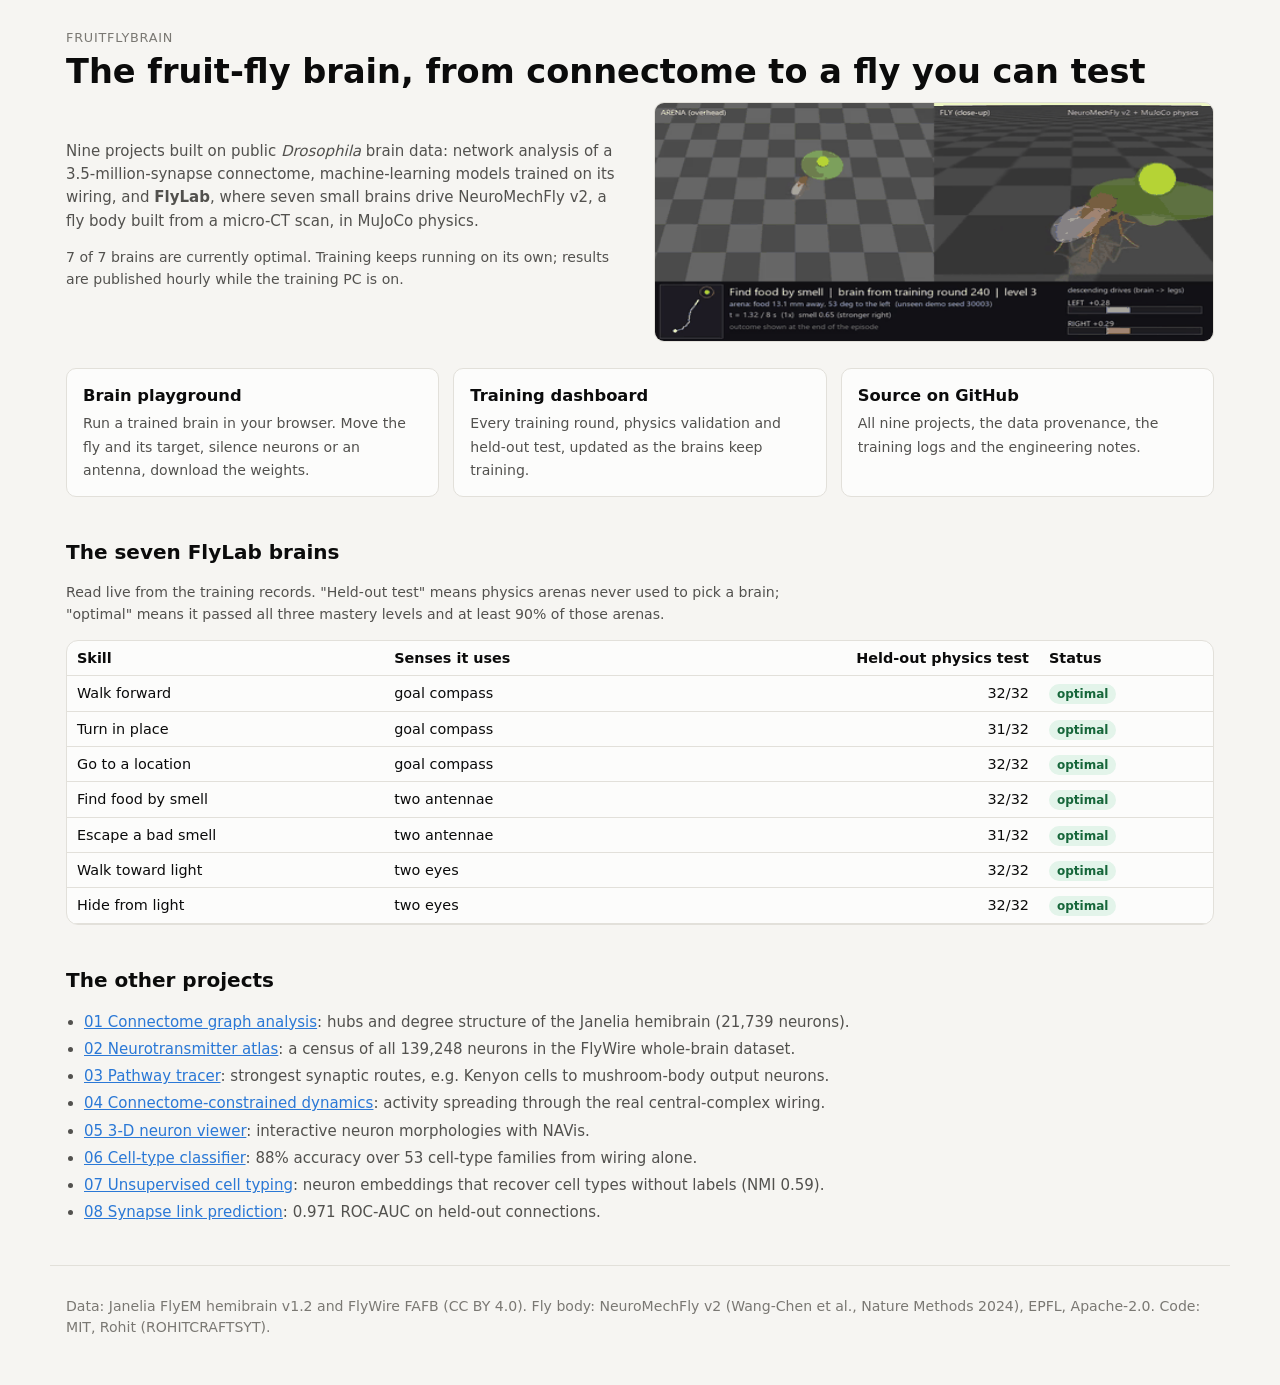
<file: index.html>
<!doctype html>
<html lang="en">
<head>
<meta charset="utf-8">
<meta name="viewport" content="width=device-width, initial-scale=1">
<title>FruitFlyBrain</title>
<meta name="description" content="Fruit-fly connectome analysis, machine learning on its wiring, and FlyLab: seven trained brains driving a physics-simulated fly.">
<meta name="color-scheme" content="light dark">
<link rel="icon" href="data:image/svg+xml,%3Csvg xmlns='http://www.w3.org/2000/svg' viewBox='0 0 32 32'%3E%3Cellipse cx='16' cy='18' rx='6' ry='9' fill='%23a0662a'/%3E%3Cellipse cx='9' cy='12' rx='6' ry='3' fill='%2399c2ee' opacity='.8'/%3E%3Cellipse cx='23' cy='12' rx='6' ry='3' fill='%2399c2ee' opacity='.8'/%3E%3Ccircle cx='16' cy='8' r='3.5' fill='%23c0392b'/%3E%3C/svg%3E">
<link rel="stylesheet" href="projects/09_flylab/dashboard/style.css">
<style>
  .hero { display: grid; grid-template-columns: minmax(0, 1fr) minmax(0, 1fr); gap: 28px; align-items: center; margin-top: 8px; }
  @media (max-width: 820px) { .hero { grid-template-columns: minmax(0, 1fr); } }
  .hero img { width: 100%; border-radius: 10px; border: 1px solid var(--border); display: block; }
  .go { display: grid; grid-template-columns: repeat(auto-fit, minmax(240px, 1fr)); gap: 14px; margin: 26px 0 8px; }
  .go a { display: block; text-decoration: none; color: var(--text); background: var(--surface); border: 1px solid var(--border); border-radius: 10px; padding: 14px 16px; }
  .go a:hover { border-color: var(--muted); }
  .go strong { display: block; font-size: 1.02rem; margin-bottom: 4px; }
  .go span { color: var(--text-2); font-size: .88rem; }
  table.status { border-collapse: collapse; width: 100%; font-size: .9rem; }
  table.status th, table.status td { text-align: left; padding: 6px 10px; border-bottom: 1px solid var(--border); }
  table.status .num { text-align: right; font-variant-numeric: tabular-nums; }
  ul.projects { padding-left: 18px; color: var(--text-2); }
  ul.projects li { margin: 4px 0; }
  footer.wrap { margin-top: 40px; padding-bottom: 32px; }
</style>
</head>
<body>
<header class="wrap">
  <p class="eyebrow">FruitFlyBrain</p>
  <h1>The fruit-fly brain, from connectome to a fly you can test</h1>
  <div class="hero">
    <div>
      <p class="lede">
        Nine projects built on public <em>Drosophila</em> brain data: network analysis of a 3.5-million-synapse
        connectome, machine-learning models trained on its wiring, and <strong>FlyLab</strong>, where seven small
        brains drive NeuroMechFly v2, a fly body built from a micro-CT scan, in MuJoCo physics.
      </p>
      <p class="note" id="summary">Loading the current state of the brains…</p>
    </div>
    <img src="docs/gifs/flylab_odor_seek.gif" alt="The physics fly finding food using only its two antennae" width="480" height="240">
  </div>
</header>

<main class="wrap">
  <nav class="go">
    <a href="projects/09_flylab/playground/"><strong>Brain playground</strong>
      <span>Run a trained brain in your browser. Move the fly and its target, silence neurons or an antenna, download the weights.</span></a>
    <a href="projects/09_flylab/dashboard/"><strong>Training dashboard</strong>
      <span>Every training round, physics validation and held-out test, updated as the brains keep training.</span></a>
    <a href="https://github.com/ROHITCRAFTSYT/FruitFlyBrain"><strong>Source on GitHub</strong>
      <span>All nine projects, the data provenance, the training logs and the engineering notes.</span></a>
  </nav>

  <h2>The seven FlyLab brains</h2>
  <p class="note">Read live from the training records. "Held-out test" means physics arenas never used to pick a
    brain; "optimal" means it passed all three mastery levels and at least 90% of those arenas.</p>
  <div class="table-scroll">
    <table class="status">
      <thead><tr><th scope="col">Skill</th><th scope="col">Senses it uses</th><th scope="col" class="num">Held-out physics test</th><th scope="col">Status</th></tr></thead>
      <tbody id="brains"><tr><td colspan="4" class="dim">loading…</td></tr></tbody>
    </table>
  </div>

  <h2>The other projects</h2>
  <ul class="projects">
    <li><a href="https://github.com/ROHITCRAFTSYT/FruitFlyBrain/tree/main/projects/01_connectome_graph_analysis">01 Connectome graph analysis</a>: hubs and degree structure of the Janelia hemibrain (21,739 neurons).</li>
    <li><a href="https://github.com/ROHITCRAFTSYT/FruitFlyBrain/tree/main/projects/02_neurotransmitter_atlas">02 Neurotransmitter atlas</a>: a census of all 139,248 neurons in the FlyWire whole-brain dataset.</li>
    <li><a href="https://github.com/ROHITCRAFTSYT/FruitFlyBrain/tree/main/projects/03_shortest_path_circuits">03 Pathway tracer</a>: strongest synaptic routes, e.g. Kenyon cells to mushroom-body output neurons.</li>
    <li><a href="https://github.com/ROHITCRAFTSYT/FruitFlyBrain/tree/main/projects/04_connectome_neural_network">04 Connectome-constrained dynamics</a>: activity spreading through the real central-complex wiring.</li>
    <li><a href="https://github.com/ROHITCRAFTSYT/FruitFlyBrain/tree/main/projects/05_navis_3d_viewer">05 3-D neuron viewer</a>: interactive neuron morphologies with NAVis.</li>
    <li><a href="https://github.com/ROHITCRAFTSYT/FruitFlyBrain/tree/main/projects/06_celltype_classifier">06 Cell-type classifier</a>: 88% accuracy over 53 cell-type families from wiring alone.</li>
    <li><a href="https://github.com/ROHITCRAFTSYT/FruitFlyBrain/tree/main/projects/07_neuron_embeddings">07 Unsupervised cell typing</a>: neuron embeddings that recover cell types without labels (NMI 0.59).</li>
    <li><a href="https://github.com/ROHITCRAFTSYT/FruitFlyBrain/tree/main/projects/08_synapse_link_prediction">08 Synapse link prediction</a>: 0.971 ROC-AUC on held-out connections.</li>
  </ul>
</main>

<footer class="wrap">
  <p class="dim">Data: Janelia FlyEM hemibrain v1.2 and FlyWire FAFB (CC BY 4.0). Fly body: NeuroMechFly v2
    (Wang-Chen et al., Nature Methods 2024), EPFL, Apache-2.0. Code: MIT, Rohit (ROHITCRAFTSYT).</p>
</footer>

<script>
  // Same rules as the training code and the dashboard (train_brains.py LEVELS / TEST_OPTIMAL).
  var SKILLS = [
    ["walk_forward", "Walk forward", "goal compass"], ["turn", "Turn in place", "goal compass"],
    ["goto", "Go to a location", "goal compass"], ["odor_seek", "Find food by smell", "two antennae"],
    ["odor_avoid", "Escape a bad smell", "two antennae"], ["light_seek", "Walk toward light", "two eyes"],
    ["light_avoid", "Hide from light", "two eyes"]
  ];
  var LEVELS = [{ val: 6, thr: 1 }, { val: 12, thr: 1 }, { val: 24, thr: 0.95 }];
  function judge(st) {
    var level = typeof st.level === "number" ? st.level : 0, L = LEVELS[Math.min(level, 2)];
    var b = st.best || {}, t = st.test || {}, n = b.n || (b.physics_errors || []).length;
    var passed = b.physics_val >= L.thr - 1e-9 && b.surrogate >= 0.95 && n >= L.val;
    if (level >= 2 && passed && t.physics_test >= 0.9 - 1e-9) return ["optimal", "optimal"];
    return [passed ? "passed" : "training", "level " + (level + 1) + " of 3"];
  }
  Promise.all(SKILLS.map(function (s) {
    return fetch("projects/09_flylab/training/" + s[0] + "/status.json", { cache: "no-cache" })
      .then(function (r) { return r.ok ? r.json() : null; }).catch(function () { return null; });
  })).then(function (all) {
    var rows = "", optimal = 0, shown = 0;
    all.forEach(function (st, i) {
      var s = SKILLS[i];
      if (!st) { rows += "<tr><td>" + s[1] + "</td><td>" + s[2] + '</td><td class="num dim">–</td><td class="dim">no record</td></tr>'; return; }
      shown++;
      var t = st.test || {}, n = t.n || (t.physics_errors || []).length, k = Math.round((t.physics_test || 0) * n);
      var j = judge(st); if (j[0] === "optimal") optimal++;
      rows += "<tr><td>" + s[1] + "</td><td>" + s[2] + '</td><td class="num">' + k + "/" + n + "</td>" +
        '<td><span class="badge ' + j[0] + '">' + j[1] + "</span></td></tr>";
    });
    document.getElementById("brains").innerHTML = rows;
    document.getElementById("summary").textContent = shown
      ? optimal + " of " + SKILLS.length + " brains are currently optimal. Training keeps running on its own; results are published hourly while the training PC is on."
      : "Could not load the training records.";
  });
</script>
</body>
</html>
</file>
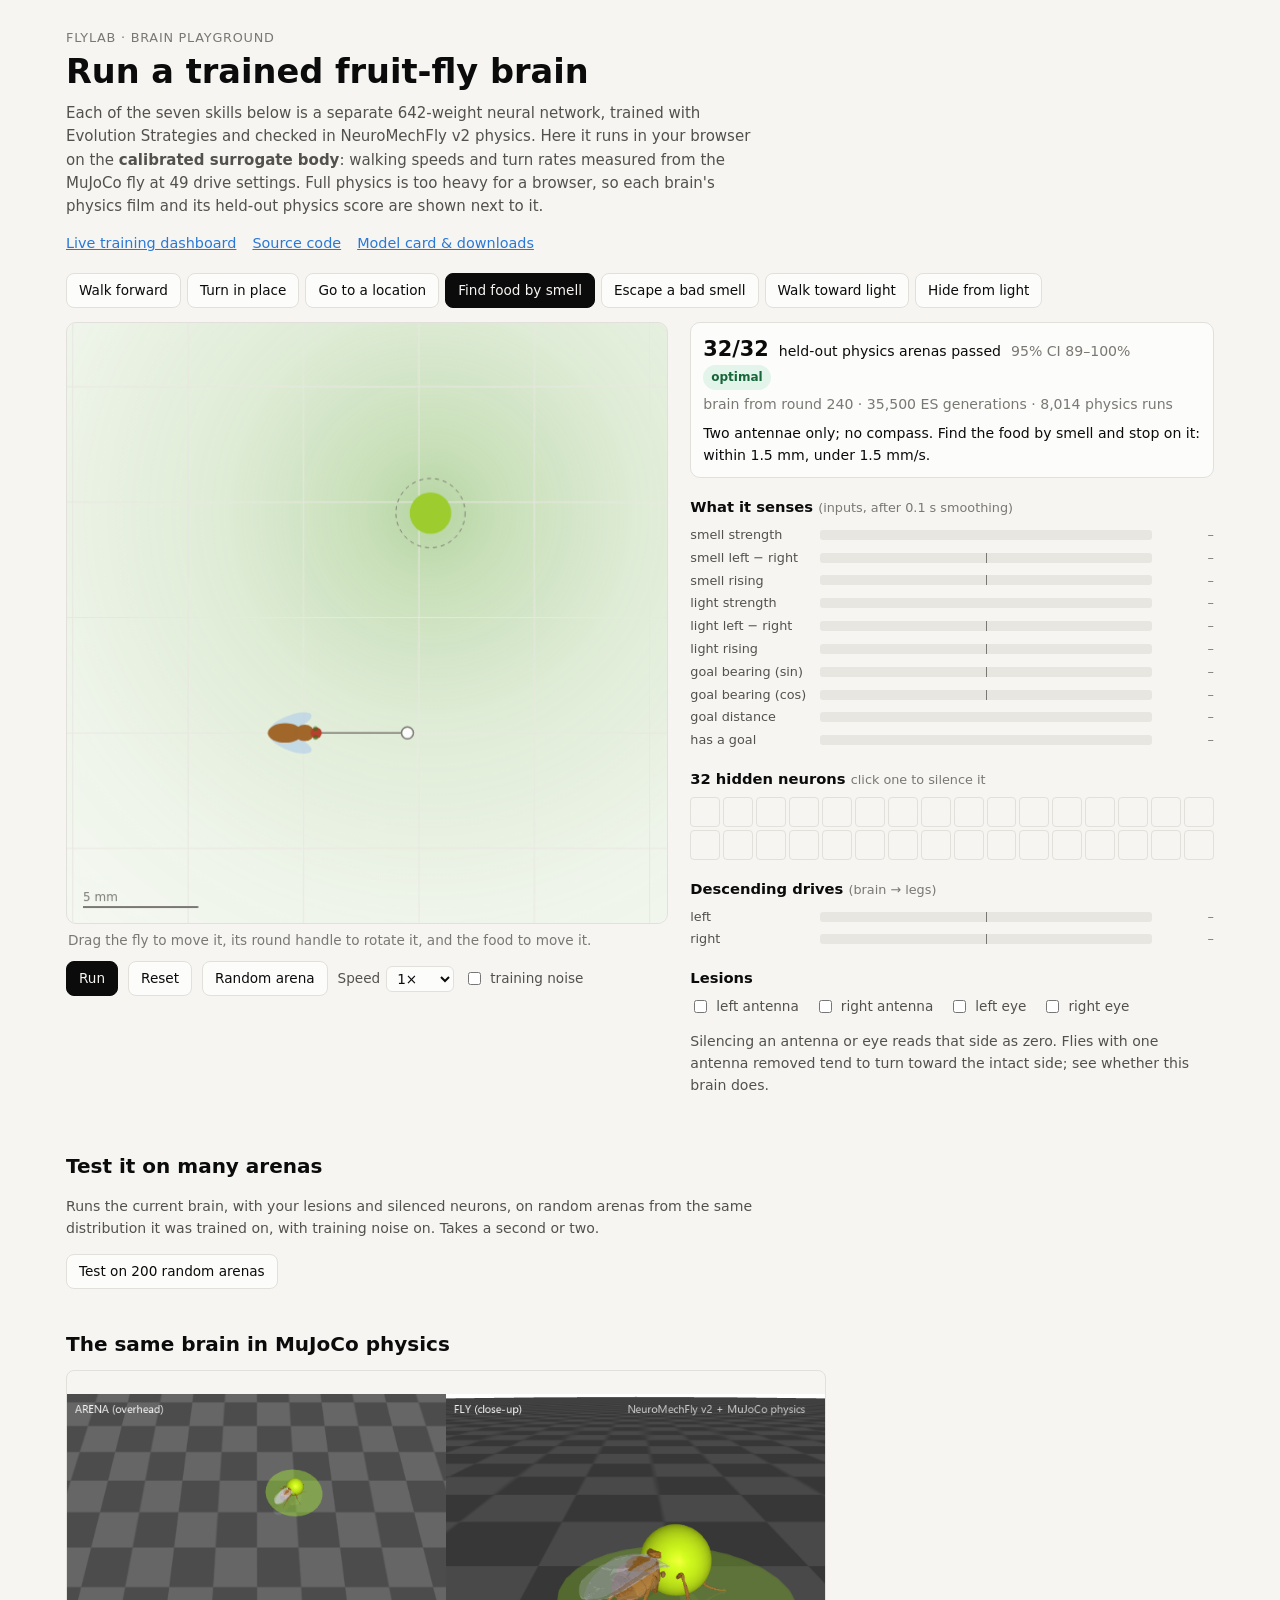
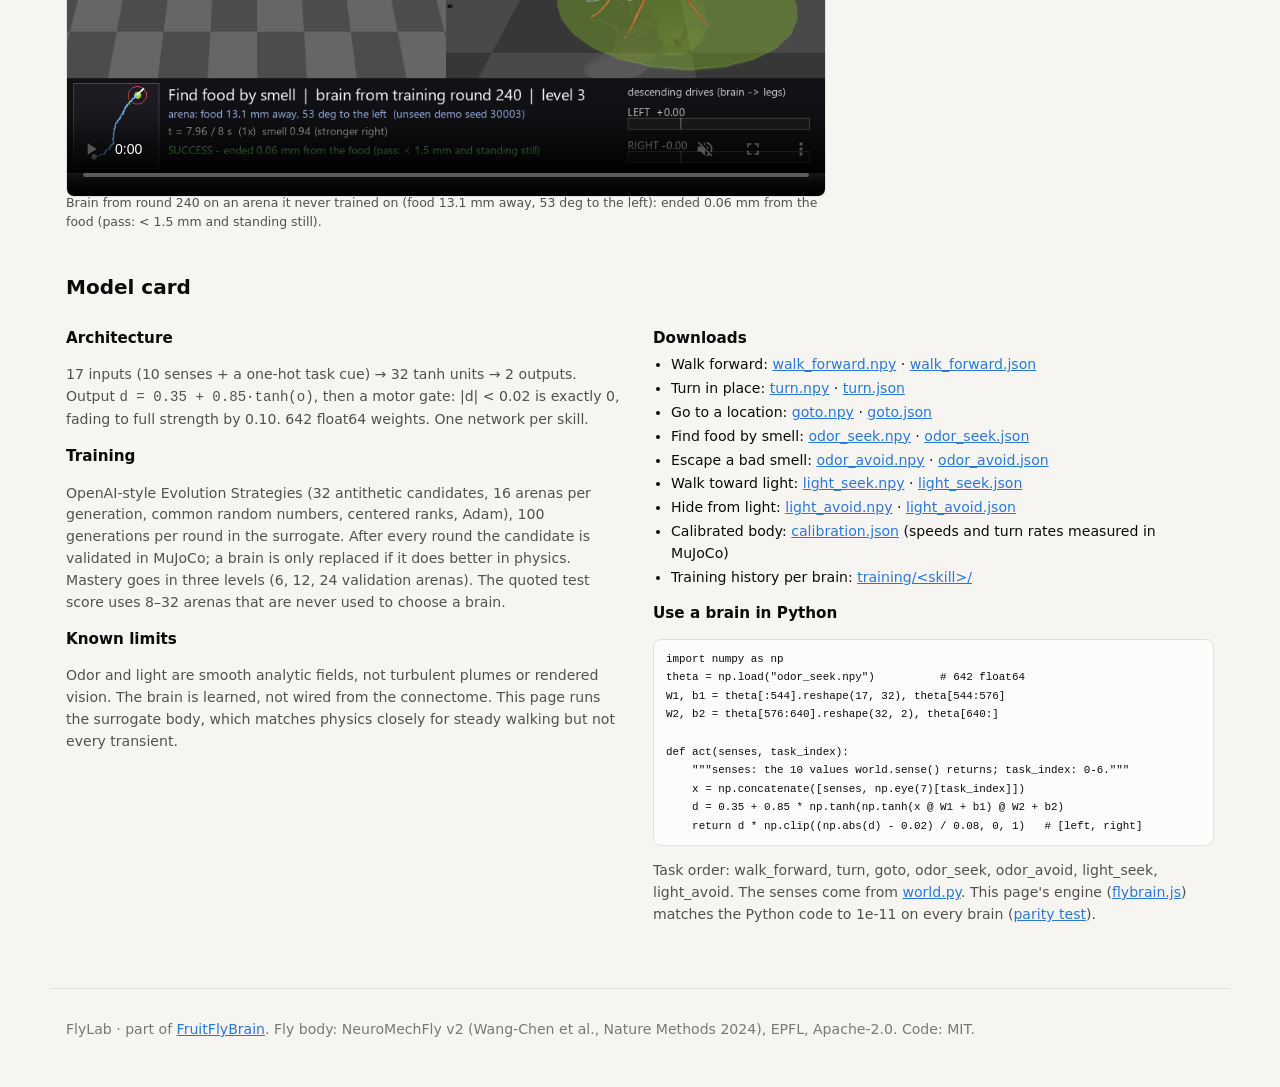
<file: projects/09_flylab/playground/index.html>
<!doctype html>
<html lang="en">
<head>
<meta charset="utf-8">
<meta name="viewport" content="width=device-width, initial-scale=1">
<title>FlyLab Brain Playground</title>
<meta name="description" content="Run the trained FlyLab fruit-fly brains in your browser: move the fly and its target, silence neurons or an antenna, and download the weights.">
<meta name="color-scheme" content="light dark">
<link rel="icon" href="data:image/svg+xml,%3Csvg xmlns='http://www.w3.org/2000/svg' viewBox='0 0 32 32'%3E%3Cellipse cx='16' cy='18' rx='6' ry='9' fill='%23a0662a'/%3E%3Cellipse cx='9' cy='12' rx='6' ry='3' fill='%2399c2ee' opacity='.8'/%3E%3Cellipse cx='23' cy='12' rx='6' ry='3' fill='%2399c2ee' opacity='.8'/%3E%3Ccircle cx='16' cy='8' r='3.5' fill='%23c0392b'/%3E%3C/svg%3E">
<link rel="stylesheet" href="../dashboard/style.css">
<link rel="stylesheet" href="playground.css">
</head>
<body>
<header class="wrap">
  <p class="eyebrow">FlyLab · brain playground</p>
  <h1>Run a trained fruit-fly brain</h1>
  <p class="lede">
    Each of the seven skills below is a separate 642-weight neural network, trained with Evolution Strategies and
    checked in NeuroMechFly v2 physics. Here it runs in your browser on the <strong>calibrated surrogate body</strong>:
    walking speeds and turn rates measured from the MuJoCo fly at 49 drive settings. Full physics is too heavy for a
    browser, so each brain's physics film and its held-out physics score are shown next to it.
  </p>
  <nav class="meta">
    <a href="../dashboard/">Live training dashboard</a>
    <a href="https://github.com/ROHITCRAFTSYT/FruitFlyBrain/tree/main/projects/09_flylab">Source code</a>
    <a href="#model-card">Model card &amp; downloads</a>
  </nav>
  <div id="error" class="error" hidden></div>
</header>

<main class="wrap">
  <div class="tabs" id="skills" role="tablist" aria-label="Choose a brain"></div>

  <section class="play">
    <div class="arena-col">
      <canvas id="arena" width="640" height="640" aria-label="Arena. Drag the fly, its heading handle, or the target."></canvas>
      <p class="hint" id="hint"></p>
      <div class="controls">
        <button id="run" class="on" type="button">Run</button>
        <button id="reset" type="button">Reset</button>
        <button id="random" type="button">Random arena</button>
        <label class="speed">Speed
          <select id="speed"><option value="0.5">0.5×</option><option value="1" selected>1×</option><option value="2">2×</option><option value="4">4×</option></select>
        </label>
        <label class="check"><input type="checkbox" id="noise"> training noise</label>
      </div>
      <div id="result" class="result" hidden></div>
    </div>

    <div class="brain-col">
      <div class="record" id="record"></div>

      <h3>What it senses <span class="dim">(inputs, after 0.1 s smoothing)</span></h3>
      <div id="senses" class="bars"></div>

      <h3>32 hidden neurons <span class="dim">click one to silence it</span></h3>
      <div id="hidden" class="neurons" role="group" aria-label="Hidden neurons"></div>

      <h3>Descending drives <span class="dim">(brain → legs)</span></h3>
      <div id="drives" class="bars"></div>

      <h3>Lesions</h3>
      <div class="lesions">
        <label class="check"><input type="checkbox" data-lesion="leftAntenna"> left antenna</label>
        <label class="check"><input type="checkbox" data-lesion="rightAntenna"> right antenna</label>
        <label class="check"><input type="checkbox" data-lesion="leftEye"> left eye</label>
        <label class="check"><input type="checkbox" data-lesion="rightEye"> right eye</label>
      </div>
      <p class="note">Silencing an antenna or eye reads that side as zero. Flies with one antenna removed tend to
        turn toward the intact side; see whether this brain does.</p>
    </div>
  </section>

  <section>
    <h2>Test it on many arenas</h2>
    <p class="note">Runs the current brain, with your lesions and silenced neurons, on random arenas from the same
      distribution it was trained on, with training noise on. Takes a second or two.</p>
    <div class="controls">
      <button id="batch" type="button">Test on 200 random arenas</button>
      <span id="batch-out" class="batch-out"></span>
    </div>
  </section>

  <section>
    <h2>The same brain in MuJoCo physics</h2>
    <div class="film">
      <video id="film" class="video" controls muted loop playsinline preload="metadata"></video>
      <p class="video-cap" id="film-cap"></p>
    </div>
  </section>

  <section id="model-card">
    <h2>Model card</h2>
    <div class="card-grid">
      <div>
        <h3>Architecture</h3>
        <p class="note">17 inputs (10 senses + a one-hot task cue) → 32 tanh units → 2 outputs.
          Output <code>d = 0.35 + 0.85·tanh(o)</code>, then a motor gate: |d| &lt; 0.02 is exactly 0, fading to full
          strength by 0.10. 642 float64 weights. One network per skill.</p>
        <h3>Training</h3>
        <p class="note">OpenAI-style Evolution Strategies (32 antithetic candidates, 16 arenas per generation, common
          random numbers, centered ranks, Adam), 100 generations per round in the surrogate. After every round the
          candidate is validated in MuJoCo; a brain is only replaced if it does better in physics. Mastery goes in
          three levels (6, 12, 24 validation arenas). The quoted test score uses 8–32 arenas that are never used
          to choose a brain.</p>
        <h3>Known limits</h3>
        <p class="note">Odor and light are smooth analytic fields, not turbulent plumes or rendered vision. The
          brain is learned, not wired from the connectome. This page runs the surrogate body, which matches
          physics closely for steady walking but not every transient.</p>
      </div>
      <div>
        <h3>Downloads</h3>
        <ul class="downloads" id="downloads"></ul>
        <h3>Use a brain in Python</h3>
<pre><code>import numpy as np
theta = np.load("odor_seek.npy")          # 642 float64
W1, b1 = theta[:544].reshape(17, 32), theta[544:576]
W2, b2 = theta[576:640].reshape(32, 2), theta[640:]

def act(senses, task_index):
    """senses: the 10 values world.sense() returns; task_index: 0-6."""
    x = np.concatenate([senses, np.eye(7)[task_index]])
    d = 0.35 + 0.85 * np.tanh(np.tanh(x @ W1 + b1) @ W2 + b2)
    return d * np.clip((np.abs(d) - 0.02) / 0.08, 0, 1)   # [left, right]</code></pre>
        <p class="note">Task order: walk_forward, turn, goto, odor_seek, odor_avoid, light_seek, light_avoid.
          The senses come from <a href="https://github.com/ROHITCRAFTSYT/FruitFlyBrain/blob/main/projects/09_flylab/world.py">world.py</a>.
          This page's engine (<a href="flybrain.js">flybrain.js</a>) matches the Python code to 1e-11 on every brain
          (<a href="https://github.com/ROHITCRAFTSYT/FruitFlyBrain/tree/main/projects/09_flylab/playground/tools">parity test</a>).</p>
      </div>
    </div>
  </section>
</main>

<footer class="wrap">
  <p class="dim">FlyLab · part of <a href="https://github.com/ROHITCRAFTSYT/FruitFlyBrain">FruitFlyBrain</a>.
    Fly body: NeuroMechFly v2 (Wang-Chen et al., Nature Methods 2024), EPFL, Apache-2.0. Code: MIT.</p>
</footer>
<script type="module" src="app.js"></script>
</body>
</html>
</file>
<file: projects/09_flylab/dashboard/style.css>
:root {
  color-scheme: light;
  --bg: #f6f5f2;
  --surface: #fcfcfb;
  --border: #e2e0da;
  --text: #0b0b0b;
  --text-2: #52514e;
  --muted: #7a7873;
  --accent: #2a78d6;
  --grid: #e8e6e0;
  --s1: #2a78d6; /* surrogate */
  --s2: #eb6834; /* physics val */
  --s3: #1baf7a; /* held-out test */
  --good-bg: #e3f4ea; --good-fg: #16663a;
  --warn-bg: #fdf1d8; --warn-fg: #7a5200;
  --info-bg: #e6eefb; --info-fg: #1f4f8f;
  --err-bg: #fde8e8; --err-fg: #8f1f1f;
}
@media (prefers-color-scheme: dark) {
  :root:not([data-theme="light"]) {
    color-scheme: dark;
    --bg: #121211;
    --surface: #1a1a19;
    --border: #2e2d2a;
    --text: #ffffff;
    --text-2: #c3c2b7;
    --muted: #8e8d86;
    --accent: #6aa6ef;
    --grid: #2a2926;
    --s1: #3987e5;
    --s2: #d95926;
    --s3: #199e70;
    --good-bg: #133222; --good-fg: #8fdcae;
    --warn-bg: #3a2c0c; --warn-fg: #f0c768;
    --info-bg: #15263f; --info-fg: #9cc2f3;
    --err-bg: #3d1717; --err-fg: #f3a3a3;
  }
}
:root[data-theme="dark"] {
  color-scheme: dark;
  --bg: #121211; --surface: #1a1a19; --border: #2e2d2a; --text: #ffffff; --text-2: #c3c2b7;
  --muted: #8e8d86; --accent: #6aa6ef; --grid: #2a2926; --s1: #3987e5; --s2: #d95926; --s3: #199e70;
  --good-bg: #133222; --good-fg: #8fdcae; --warn-bg: #3a2c0c; --warn-fg: #f0c768;
  --info-bg: #15263f; --info-fg: #9cc2f3; --err-bg: #3d1717; --err-fg: #f3a3a3;
}

* { box-sizing: border-box; }
html { -webkit-text-size-adjust: 100%; }
body {
  margin: 0; background: var(--bg); color: var(--text);
  font: 15px/1.55 system-ui, -apple-system, "Segoe UI", Roboto, sans-serif;
  overflow-x: hidden;
}
.wrap { max-width: 1180px; margin: 0 auto; padding: 0 16px; }
header.wrap { padding-top: 28px; }
h1 { font-size: clamp(1.5rem, 4vw, 2.1rem); line-height: 1.2; margin: 4px 0 10px; }
h2 { font-size: 1.25rem; margin: 40px 0 10px; }
.eyebrow { margin: 0; color: var(--muted); font-size: .8rem; letter-spacing: .06em; text-transform: uppercase; }
.lede { max-width: 72ch; color: var(--text-2); margin: 0 0 14px; }
.note { color: var(--text-2); font-size: .88rem; max-width: 80ch; }
.dim { color: var(--muted); }
a { color: var(--accent); }
.meta { display: flex; flex-wrap: wrap; gap: 8px 16px; align-items: center; font-size: .9rem; }
button {
  font: inherit; font-size: .85rem; color: var(--text); background: var(--surface);
  border: 1px solid var(--border); border-radius: 8px; padding: 6px 12px; cursor: pointer;
}
button:hover { border-color: var(--muted); }
button[aria-selected="true"], button.on { background: var(--text); color: var(--bg); border-color: var(--text); }
.error { margin-top: 12px; padding: 10px 12px; border-radius: 8px; background: var(--err-bg); color: var(--err-fg); font-size: .9rem; }

/* cards */
.cards { display: grid; grid-template-columns: repeat(auto-fill, minmax(300px, 1fr)); gap: 14px; }
.card {
  background: var(--surface); border: 1px solid var(--border); border-radius: 12px;
  padding: 14px; display: flex; flex-direction: column; gap: 10px; min-width: 0;
}
.card-head { display: flex; justify-content: space-between; align-items: flex-start; gap: 8px; }
.card h3 { margin: 0; font-size: 1.05rem; }
.card .skill-id { font: .75rem ui-monospace, Consolas, monospace; color: var(--muted); }
.badge { font-size: .75rem; font-weight: 600; padding: 3px 8px; border-radius: 999px; white-space: nowrap; }
.badge.optimal { background: var(--good-bg); color: var(--good-fg); }
.badge.passed { background: var(--info-bg); color: var(--info-fg); }
.badge.training { background: var(--warn-bg); color: var(--warn-fg); }
.headline { display: flex; align-items: baseline; gap: 8px; flex-wrap: wrap; }
.headline .big { font-size: 2rem; font-weight: 700; font-variant-numeric: tabular-nums; line-height: 1; }
.headline .lbl { color: var(--text-2); font-size: .85rem; }
.stats { display: grid; grid-template-columns: 1fr 1fr; gap: 4px 12px; margin: 0; font-size: .85rem; }
.stats dt { color: var(--text-2); }
.stats dd { margin: 0; text-align: right; font-variant-numeric: tabular-nums; }
.video, .video-ph {
  width: 100%; aspect-ratio: 16 / 9; border-radius: 8px; background: var(--bg);
  border: 1px solid var(--border); display: block;
}
.video-ph { display: flex; align-items: center; justify-content: center; text-align: center; color: var(--muted); font-size: .85rem; padding: 12px; }
.video-cap { font-size: .78rem; color: var(--text-2); margin: -4px 0 0; }

/* chart */
.tabs, .filters { display: flex; flex-wrap: wrap; gap: 6px; margin-bottom: 10px; }
.chart-box { background: var(--surface); border: 1px solid var(--border); border-radius: 12px; padding: 14px; }
.legend { display: flex; flex-wrap: wrap; gap: 6px 16px; font-size: .85rem; color: var(--text-2); margin-bottom: 8px; }
.legend span { display: inline-flex; align-items: center; gap: 6px; }
.sw { width: 14px; height: 3px; border-radius: 2px; display: inline-block; }
.sw.dot { width: 9px; height: 9px; border-radius: 50%; }
.sw.vline { width: 0; height: 12px; border-left: 2px dashed; border-radius: 0; }
.chart-wrap { position: relative; height: 340px; }
@media (max-width: 600px) { .chart-wrap { height: 280px; } }

/* events */
.events { list-style: none; padding: 0; margin: 0; background: var(--surface); border: 1px solid var(--border); border-radius: 12px; }
.events li { display: grid; grid-template-columns: 150px 1fr; gap: 4px 12px; padding: 9px 14px; border-top: 1px solid var(--border); font-size: .88rem; }
.events li:first-child { border-top: 0; }
.events time { color: var(--muted); font-variant-numeric: tabular-nums; }
.tag { font-size: .72rem; font-weight: 600; padding: 1px 7px; border-radius: 999px; margin-right: 6px; }
.tag.best { background: var(--good-bg); color: var(--good-fg); }
.tag.level { background: var(--info-bg); color: var(--info-fg); }
.tag.reseed, .tag.restart { background: var(--warn-bg); color: var(--warn-fg); }
@media (max-width: 600px) { .events li { grid-template-columns: 1fr; } }
#more-events { margin-top: 10px; }

/* engineering log */
.table-scroll { overflow-x: auto; background: var(--surface); border: 1px solid var(--border); border-radius: 12px; }
table.eng { border-collapse: collapse; width: 100%; font-size: .86rem; }
table.eng th, table.eng td { text-align: left; vertical-align: top; padding: 10px 12px; border-top: 1px solid var(--border); }
table.eng th { border-top: 0; color: var(--text-2); font-weight: 600; background: var(--bg); }
table.eng code, .eng-extra code { font: .82em ui-monospace, Consolas, monospace; background: var(--bg); padding: 1px 4px; border-radius: 4px; }
@media (max-width: 700px) {
  /* stack rows so the long table never scrolls sideways on phones */
  table.eng thead { display: none; }
  table.eng tr { display: block; border-top: 1px solid var(--border); padding: 6px 0; }
  table.eng tr:first-child { border-top: 0; }
  table.eng td { display: block; border: 0; padding: 4px 12px; }
  table.eng td::before { content: attr(data-h); display: block; font-size: .72rem; text-transform: uppercase; letter-spacing: .04em; color: var(--muted); }
}
.eng-extra { color: var(--text-2); font-size: .9rem; max-width: 80ch; }

footer.wrap { margin-top: 48px; padding-top: 16px; padding-bottom: 32px; border-top: 1px solid var(--border); font-size: .88rem; }

/* "Reproduce these numbers" command block */
pre { background: var(--surface); border: 1px solid var(--border); border-radius: 8px; padding: 12px 14px; overflow-x: auto; max-width: 100%; }
pre code { font: .85em/1.5 ui-monospace, Consolas, monospace; color: var(--text); white-space: pre; }
</file>
<file: projects/09_flylab/playground/playground.css>
/* Playground additions on top of ../dashboard/style.css (same tokens, same type). */
.tabs { display: flex; flex-wrap: wrap; gap: 6px; margin: 18px 0 14px; }

.play { display: grid; grid-template-columns: minmax(0, 1.15fr) minmax(0, 1fr); gap: 22px; align-items: start; }
@media (max-width: 860px) { .play { grid-template-columns: minmax(0, 1fr); } }

#arena {
  width: 100%; height: auto; aspect-ratio: 1; display: block; touch-action: none;
  background: var(--surface); border: 1px solid var(--border); border-radius: 10px; cursor: grab;
}
#arena.dragging { cursor: grabbing; }
.hint { margin: 6px 2px 10px; color: var(--muted); font-size: .85rem; }
.controls { display: flex; flex-wrap: wrap; align-items: center; gap: 8px 10px; }
.controls label, .lesions label { font-size: .85rem; color: var(--text-2); display: inline-flex; align-items: center; gap: 6px; }
.controls select { font: inherit; font-size: .85rem; color: var(--text); background: var(--surface); border: 1px solid var(--border); border-radius: 6px; padding: 3px 6px; }
.lesions { display: flex; flex-wrap: wrap; gap: 6px 16px; }

.result { margin-top: 12px; padding: 10px 12px; border-radius: 8px; font-size: .9rem; }
.result.pass { background: var(--good-bg); color: var(--good-fg); }
.result.fail { background: var(--warn-bg); color: var(--warn-fg); }

.brain-col h3 { font-size: .92rem; margin: 18px 0 6px; }
.brain-col h3 .dim { font-weight: 400; font-size: .8rem; }
.record { border: 1px solid var(--border); background: var(--surface); border-radius: 10px; padding: 10px 12px; font-size: .88rem; }
.record .line { display: flex; flex-wrap: wrap; gap: 4px 10px; align-items: baseline; }
.record .big { font-size: 1.3rem; font-weight: 650; font-variant-numeric: tabular-nums; }

.bars { display: grid; grid-template-columns: 9.5em minmax(0, 1fr) 4.2em; gap: 3px 8px; font-size: .8rem; align-items: center; }
.bars .lbl { color: var(--text-2); white-space: nowrap; overflow: hidden; text-overflow: ellipsis; }
.bars .val { text-align: right; font-variant-numeric: tabular-nums; color: var(--muted); }
.bars .track { position: relative; height: 10px; background: var(--grid); border-radius: 3px; overflow: hidden; }
.bars .track i { position: absolute; top: 0; bottom: 0; background: var(--s1); }
.bars .track b { position: absolute; top: 0; bottom: 0; left: 50%; width: 1px; background: var(--muted); }
.bars.drives .track i { background: var(--s2); }
.bars .off { opacity: .35; }

.neurons { display: grid; grid-template-columns: repeat(16, minmax(0, 1fr)); gap: 3px; }
.neurons button {
  aspect-ratio: 1; padding: 0; border-radius: 4px; border: 1px solid var(--border);
  font-size: .6rem; line-height: 1; color: transparent; min-width: 0;
}
.neurons button.silenced { color: var(--text); background: var(--surface) !important; border-style: dashed; }

.batch-out { font-size: .9rem; color: var(--text-2); font-variant-numeric: tabular-nums; }

.film { max-width: 760px; }
.film video { width: 100%; }

.card-grid { display: grid; grid-template-columns: minmax(0, 1fr) minmax(0, 1fr); gap: 26px; }
@media (max-width: 860px) { .card-grid { grid-template-columns: minmax(0, 1fr); } }
.card-grid h3 { font-size: .95rem; margin: 14px 0 4px; }
.downloads { margin: 0; padding-left: 18px; font-size: .88rem; }
.downloads li { margin: 2px 0; }
pre { background: var(--surface); border: 1px solid var(--border); border-radius: 8px; padding: 10px 12px; overflow-x: auto; font-size: .8rem; line-height: 1.45; }
code { font-family: ui-monospace, "Cascadia Mono", Consolas, monospace; }
section { margin-bottom: 8px; }
</file>
